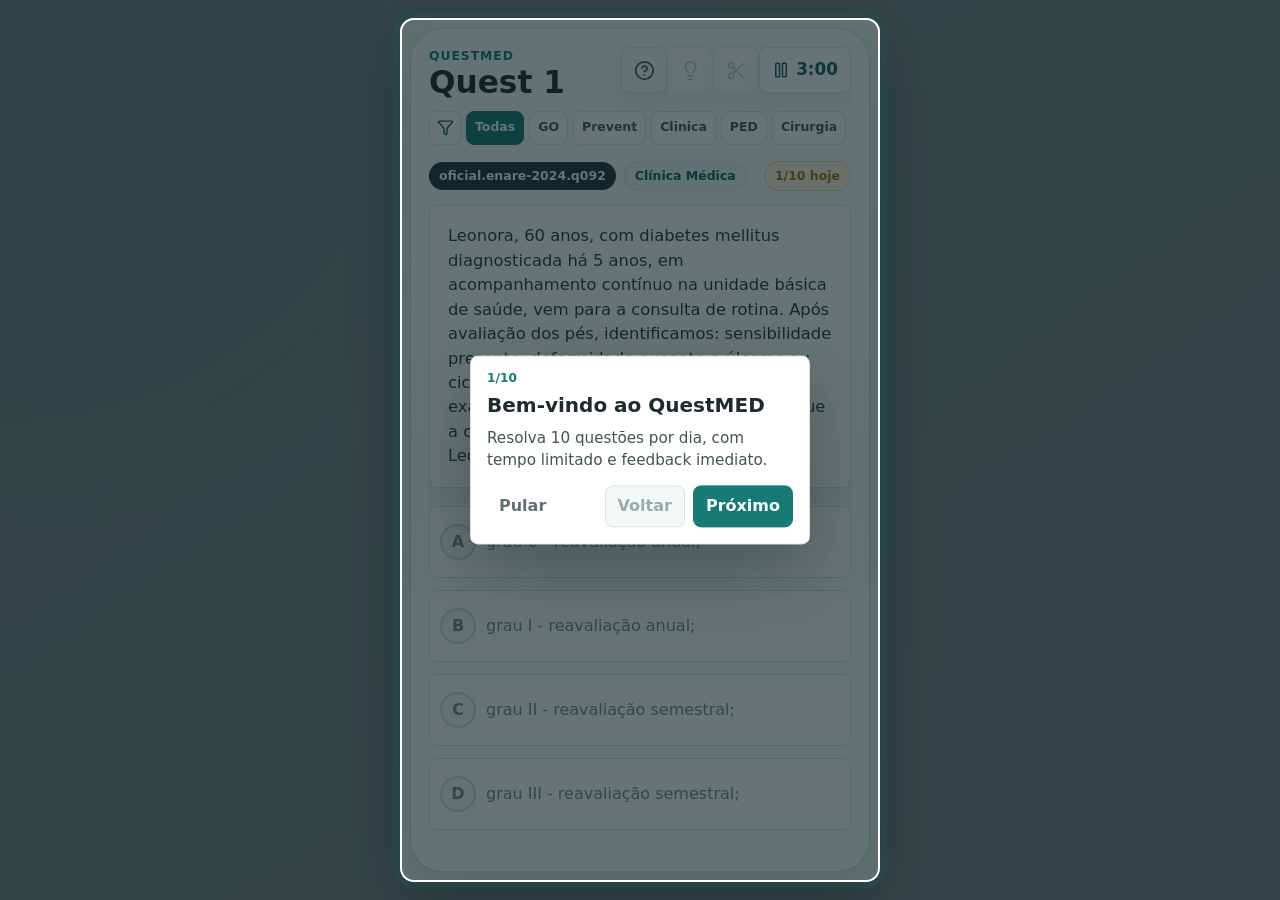
<file: docs/index.html>
<!doctype html>
<html lang="pt-BR">
  <head>
    <meta charset="UTF-8" />
    <meta name="viewport" content="width=device-width, initial-scale=1.0, viewport-fit=cover" />
    <meta name="theme-color" content="#f7fbfb" />
    <title>QuestMED</title>
    <script type="module" crossorigin src="./assets/index-DMN1V_Hn.js"></script>
    <link rel="stylesheet" crossorigin href="./assets/index-JmrErtWW.css">
  </head>
  <body>
    <div id="root"></div>
  </body>
</html>
</file>
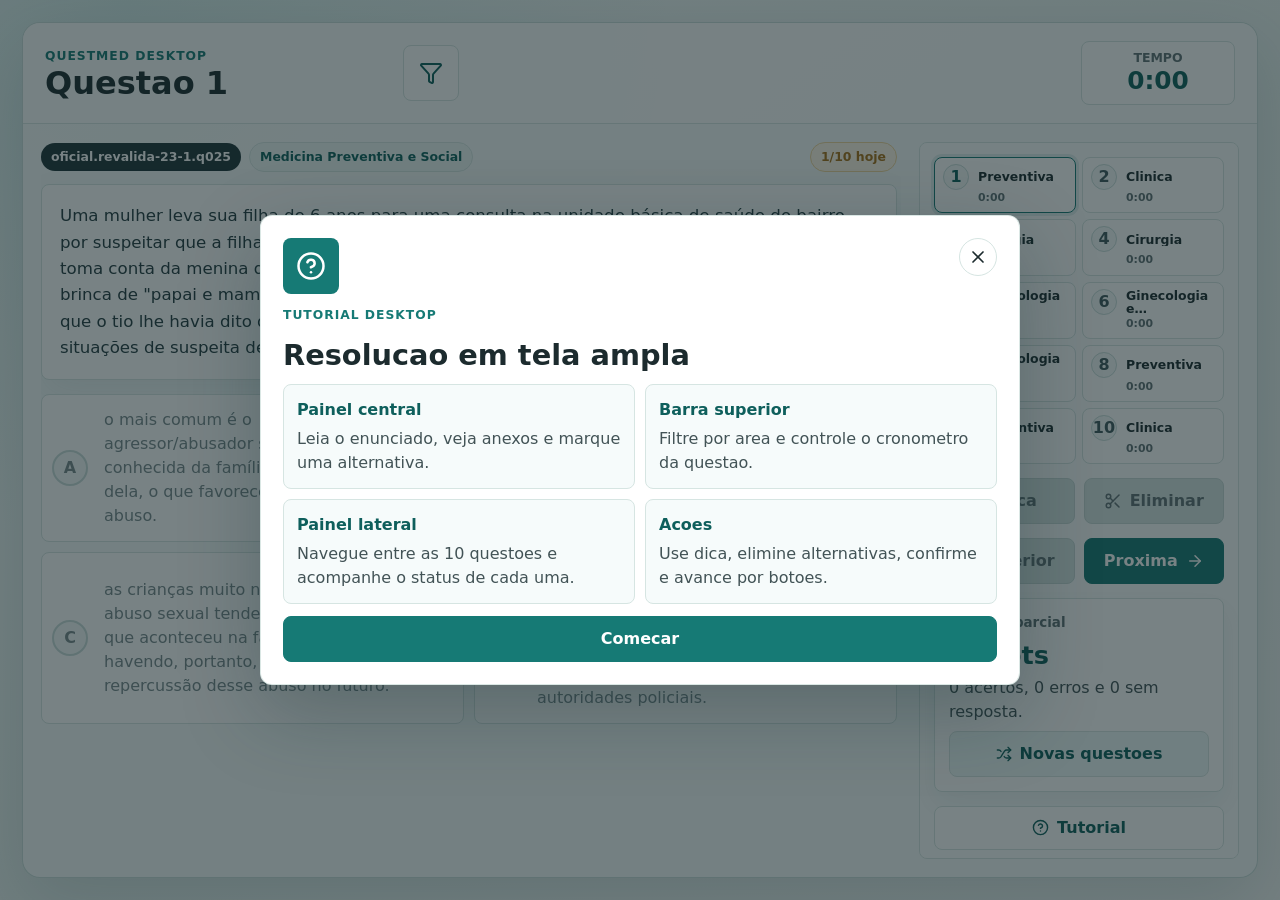
<file: docs/desktop/index.html>
<!doctype html>
<html lang="pt-BR">
  <head>
    <meta charset="UTF-8" />
    <meta name="viewport" content="width=device-width, initial-scale=1.0, viewport-fit=cover" />
    <meta name="theme-color" content="#f7fbfb" />
    <title>QuestMED</title>
    <script type="module" crossorigin src="../assets/index-DMN1V_Hn.js"></script>
    <link rel="stylesheet" crossorigin href="../assets/index-JmrErtWW.css">
  </head>
  <body>
    <div id="root"></div>
  </body>
</html>
</file>
<file: docs/assets/index-JmrErtWW.css>
:root{color:#1c2b2e;background:#eef6f5;font-family:Inter,ui-sans-serif,system-ui,-apple-system,BlinkMacSystemFont,Segoe UI,sans-serif;font-synthesis:none;line-height:1.5;text-rendering:optimizeLegibility;-webkit-font-smoothing:antialiased;--bg: #f7fbfb;--panel: #ffffff;--panel-strong: #edf7f5;--ink: #1c2b2e;--muted: #607174;--line: #d6e5e2;--primary: #167a75;--primary-dark: #0e5f5c;--success: #1f8a5b;--danger: #c94b4b;--warning: #a66f17;--shadow: 0 24px 70px rgba(24, 73, 78, .16)}*{box-sizing:border-box}html,body,#root{height:100%;min-height:100%;overflow:hidden}body{margin:0;position:fixed;width:100%}button{cursor:pointer;font:inherit}button:disabled{cursor:not-allowed}a,summary,[role=button],[role=menuitemradio],input[type=checkbox],input[type=radio],input[type=range],select{cursor:pointer}input,textarea{cursor:text}.secure-surface{-webkit-touch-callout:none;-webkit-user-select:none;user-select:none}.app-shell{height:100dvh;min-height:100dvh;background:radial-gradient(circle at top left,rgba(54,170,157,.18),transparent 34rem),linear-gradient(145deg,#f6fbfb,#edf6f3 48%,#f8faf8);color:var(--ink);display:flex;justify-content:center;padding:0}.phone-stage{width:min(100%,460px);height:100dvh;min-height:0;background:var(--bg);display:flex;flex-direction:column;position:relative;overflow:hidden;padding:calc(14px + env(safe-area-inset-top)) 18px calc(22px + env(safe-area-inset-bottom));overscroll-behavior:contain;touch-action:pan-y}.topbar{display:flex;align-items:flex-start;justify-content:space-between;gap:10px;padding-top:4px;flex:0 0 auto}.eyebrow{color:var(--primary);font-size:.77rem;font-weight:800;letter-spacing:.08em;margin:0 0 2px;text-transform:uppercase}h1,h2{letter-spacing:0;margin:0}h1{font-size:1.95rem;line-height:1}h2{font-size:1.35rem;line-height:1.15}.floating-tools{align-items:center;display:grid;gap:6px;grid-template-columns:40px 40px 40px minmax(88px,auto);flex:0 0 auto;z-index:2}.floating-tool-button,.timer-card{align-items:center;background:#ffffffc2;-webkit-backdrop-filter:blur(14px);backdrop-filter:blur(14px);border:1px solid rgba(214,229,226,.88);border-radius:8px;box-shadow:0 10px 26px #1f68691a;color:var(--primary-dark);display:flex;justify-content:center;min-height:46px;padding:8px 10px}.floating-tool-button{aspect-ratio:1;min-width:0;position:relative;transition:background .16s ease,border-color .16s ease,color .16s ease,transform .16s ease}.floating-tool-button:disabled{color:#a5b3b4;opacity:.62}.floating-tool-button:not(:disabled):active{transform:translateY(1px)}.floating-tool-button.active{background:#e5f5f3;border-color:#77bcb6;color:var(--primary-dark)}.help-tool-button{background:#f8fbfb;color:#40595d}.timer-card{font-size:1.05rem;font-weight:800;gap:6px;min-width:92px;position:relative;transition:background .16s ease,border-color .16s ease,color .16s ease,transform .16s ease;z-index:2}.timer-card.expired{color:var(--danger)}.timer-card.paused{background:var(--primary);border-color:var(--primary);color:#fff}.timer-card:not(:disabled):active{transform:translateY(1px)}.question-feed{flex:1;min-height:0;overflow:hidden;position:relative}.question-feed:after{background:#f7fbfb2e;content:"";inset:0;opacity:0;pointer-events:none;position:absolute;transition:opacity .12s ease;z-index:3}.question-feed-track{height:100%;position:relative;transition:filter .12s ease,opacity .12s ease;will-change:transform}.phone-stage.is-feed-moving .question-feed:after{opacity:1}.phone-stage.is-feed-moving .question-feed-track{filter:blur(3px);opacity:.88}.phone-stage.is-timer-paused .feed-page.active .topbar>div:first-child,.phone-stage.is-timer-paused .feed-page.active .floating-tool-button,.phone-stage.is-timer-paused .feed-page.active .question-page-scroll{filter:blur(4px);opacity:.48;pointer-events:none}.phone-stage.is-timer-paused .feed-page.active .timer-card{box-shadow:0 18px 46px #167a754d;font-size:1.35rem;gap:10px;left:50%;min-height:74px;min-width:174px;opacity:1;padding:18px 24px;position:fixed;top:50%;transform:translate(-50%,-50%);z-index:35}.phone-stage.is-timer-paused .feed-page.active .timer-card svg{height:26px;width:26px}.feed-page-slot{inset:0;position:absolute}.feed-page{display:flex;flex-direction:column;height:100%;min-height:0}.feed-page.neighbor{pointer-events:none}.result-feed-page{background:var(--bg)}.question-page-scroll{flex:1;height:auto;min-height:0;overflow-y:auto;overscroll-behavior:contain;padding-bottom:calc(10px + env(safe-area-inset-bottom));padding-top:12px;scrollbar-width:none;touch-action:pan-y}.question-page-scroll::-webkit-scrollbar{display:none}.area-filter-control{align-items:center;display:flex;gap:5px;margin:0 -4px 12px;overflow-x:auto;padding:0 4px 4px;scrollbar-width:none}.area-filter-control::-webkit-scrollbar{display:none}.area-filter-icon{align-items:center;background:#ffffffe0;border:1px solid var(--line);border-radius:8px;color:var(--primary-dark);display:inline-flex;flex:0 0 auto;height:34px;justify-content:center;width:32px}.area-filter-control button{background:#ffffffd1;border:1px solid var(--line);border-radius:8px;color:#40595d;flex:0 0 auto;font-size:.78rem;font-weight:800;line-height:1;min-height:34px;padding:9px 8px;transition:background .16s ease,border-color .16s ease,color .16s ease,transform .16s ease;white-space:nowrap}.area-filter-control button:not(:disabled):active{transform:translateY(1px)}.area-filter-control button.active{background:var(--primary);border-color:var(--primary);color:#fff}.result-page-scroll{display:flex;flex:1;flex-direction:column;gap:16px;min-height:0;overflow-y:auto;overscroll-behavior:contain;padding-bottom:calc(10px + env(safe-area-inset-bottom));scrollbar-width:none;touch-action:pan-y}.result-page-scroll::-webkit-scrollbar{display:none}.meta-row{align-items:center;display:flex;flex-wrap:wrap;gap:8px;margin:0 0 14px}.id-pill,.theme-pill,.area-pill,.progress-pill,.hint-penalty-pill{border-radius:999px;font-size:.78rem;font-weight:750;line-height:1;padding:8px 10px;white-space:nowrap}.id-pill{background:#1d3437;color:#fff}.theme-pill{background:#e9f8f4;border:1px solid #b9ded5;color:#0d6658}.area-pill{background:var(--panel-strong);border:1px solid var(--line);color:var(--primary-dark)}.progress-pill{background:#fff6e6;border:1px solid #efd49c;color:var(--warning);margin-left:auto}.hint-penalty-pill{background:#fff4df;border:1px solid #efc878;color:#8c5a08}.question-card{background:var(--panel);border:1px solid var(--line);border-radius:8px;box-shadow:0 14px 36px #1d535314;color:#243c40;font-size:1.02rem;margin-bottom:18px;padding:18px}.question-card p{margin:0}.options-list{display:grid;gap:12px}.option-button{align-items:center;background:#fff;border:1px solid var(--line);border-radius:8px;color:var(--ink);display:grid;grid-template-columns:46px 1fr;min-height:72px;padding:12px 14px 12px 10px;text-align:left;transition:border-color .16s ease,box-shadow .16s ease,transform .16s ease,background .16s ease;width:100%}.option-button:not(:disabled):active{transform:scale(.99)}.option-button.selected{background:#edf8f7;border-color:var(--primary);box-shadow:0 0 0 3px #167a7524}.option-button.correct{background:#eef9f2;border-color:var(--success);box-shadow:0 0 0 3px #1f8a5b24}.option-button.incorrect{background:#fff1f1;border-color:var(--danger);box-shadow:0 0 0 3px #c94b4b1f}.option-button.eliminated{background:#f1f4f4;color:#8b9a9d;opacity:.64;text-decoration:line-through}.option-button.locked:not(.correct):not(.incorrect){color:#78898c}.option-letter{align-items:center;aspect-ratio:1;background:#f4faf9;border:2px solid #c9dcda;border-radius:50%;display:inline-flex;font-weight:850;justify-content:center;width:36px}.selected .option-letter,.correct .option-letter{background:var(--primary);border-color:var(--primary);color:#fff}.incorrect .option-letter{background:var(--danger);border-color:var(--danger);color:#fff}.feedback-zone{display:grid;gap:10px;margin-top:16px;scroll-margin-top:90px}.result-card,.score-mini-card,.video-prompt-card,.explanation-card,.score-card{background:#fff;border:1px solid var(--line);border-radius:8px;box-shadow:0 12px 28px #1d535314;padding:14px}.result-card{align-items:center;display:flex;gap:12px}.result-card.correct{color:var(--success)}.result-card.incorrect{color:var(--danger)}.result-card.expired{color:var(--warning)}.result-card p{align-items:center;color:var(--ink);display:grid;gap:10px;grid-template-columns:auto 1fr;margin:0;width:100%}.result-badge{border-radius:6px;color:#fff;display:inline-block;font-size:1.05rem;font-weight:900;letter-spacing:0;line-height:1;min-width:138px;padding:12px 16px;text-align:center}.result-card p span{min-width:0}.result-badge.correct{background:var(--success)}.result-badge.incorrect{background:var(--danger)}.result-badge.neutral{background:var(--warning)}.score-mini-card{align-items:center;display:flex;justify-content:space-between;gap:12px}.score-mini-card span{color:var(--muted);font-size:.88rem}.score-mini-card strong{color:var(--primary-dark)}.video-prompt-card{align-items:center;display:flex;gap:12px;justify-content:space-between}.video-prompt-card strong{color:var(--ink);font-size:1.05rem;line-height:1.2;min-width:0}.video-prompt-card button,.primary-wide-button{align-items:center;border:1px solid var(--line);border-radius:8px;display:inline-flex;font-weight:800;gap:8px;justify-content:center;min-height:44px;padding:10px 12px}.video-prompt-card button,.primary-wide-button{background:var(--primary);border-color:var(--primary);color:#fff}.secondary-wide-button{align-items:center;background:#fff;border:1px solid var(--line);border-radius:8px;color:var(--primary-dark);display:inline-flex;font-weight:800;gap:8px;justify-content:center;min-height:44px;padding:10px 12px}.video-prompt-card button{flex:0 0 auto;min-width:150px}.video-prompt-card button:disabled{background:#d7e4e2;border-color:#c6d7d4;color:#607174;cursor:not-allowed}.explanation-text{display:grid;gap:10px}.explanation-card p{color:#425356;font-size:.98rem;line-height:1.58;margin:0}.explanation-card strong{color:var(--ink)}.floating-confirm-button{align-items:center;background:var(--primary);border-color:var(--primary);border-radius:999px;border-style:solid;border-width:1px;bottom:calc(18px + env(safe-area-inset-bottom));box-shadow:0 14px 34px #167a7542;color:#fff;display:inline-flex;justify-content:center;min-height:64px;padding:0;position:fixed;right:calc(18px + env(safe-area-inset-right));width:64px;z-index:12}.floating-confirm-button:disabled{background:#d7e4e2;border-color:#c6d7d4;color:#607174;cursor:not-allowed}.first-question-scroll-hint{align-items:center;animation:firstQuestionHintIn .42s ease-out both;background:#1d3437f0;border:1px solid rgba(255,255,255,.16);border-radius:8px;bottom:calc(18px + env(safe-area-inset-bottom));box-shadow:0 18px 44px #122b2e47;color:#fff;display:grid;gap:2px;justify-items:center;left:50%;max-width:calc(100% - 36px);min-width:188px;padding:13px 16px 12px;pointer-events:none;position:fixed;transform:translate(-50%);z-index:34}.second-question-scroll-hint{bottom:auto;top:calc(18px + env(safe-area-inset-top))}.first-question-scroll-hint strong{font-size:.94rem;line-height:1.1}.first-question-scroll-hint p{color:#ffffffc7;font-size:.78rem;font-weight:700;line-height:1.1;margin:0}.scroll-hint-phone{align-items:center;border:2px solid rgba(255,255,255,.72);border-radius:999px;display:flex;height:44px;justify-content:center;margin-bottom:4px;width:24px}.scroll-hint-phone span{background:#fff;border-radius:999px;height:8px;width:8px}.scroll-hint-up span{animation:firstQuestionScrollDotUp 1.15s ease-in-out infinite}.scroll-hint-down span{animation:firstQuestionScrollDotDown 1.15s ease-in-out infinite}@keyframes firstQuestionHintIn{0%{opacity:0;transform:translate(-50%,12px) scale(.96)}to{opacity:1;transform:translate(-50%) scale(1)}}@keyframes firstQuestionScrollDotUp{0%,to{opacity:.58;transform:translateY(12px)}48%{opacity:1;transform:translateY(-12px)}}@keyframes firstQuestionScrollDotDown{0%,to{opacity:.58;transform:translateY(-12px)}48%{opacity:1;transform:translateY(12px)}}.tutorial-layer{inset:0;pointer-events:auto;position:fixed;z-index:80}.tutorial-dim{background:#0c1e219e;inset:0;position:absolute}.tutorial-target-ring{border:2px solid #ffffff;border-radius:14px;box-shadow:0 0 0 9999px #0c1e218a,0 0 0 7px #2ca7a03d,0 18px 48px #0616184d;pointer-events:none;position:fixed;transition:height .18s ease,left .18s ease,top .18s ease,width .18s ease;z-index:82}.tutorial-card{background:#fff;border:1px solid rgba(214,229,226,.98);border-radius:8px;box-shadow:0 26px 70px #071a1c4d;color:var(--ink);display:grid;gap:10px;max-width:calc(100vw - 32px);padding:16px;position:fixed;width:340px;z-index:84}.tutorial-step-count{color:var(--primary);font-size:.76rem;font-weight:900;line-height:1}.tutorial-card h2{color:var(--ink);font-size:1.25rem}.tutorial-card p{color:#425356;font-size:.95rem;line-height:1.45;margin:0}.tutorial-actions{align-items:center;display:flex;gap:10px;justify-content:space-between;margin-top:4px}.tutorial-actions div{display:flex;gap:8px}.tutorial-text-button,.tutorial-secondary-button,.tutorial-primary-button{border-radius:8px;font-weight:850;min-height:40px;padding:8px 12px}.tutorial-text-button{background:transparent;border:0;color:var(--muted)}.tutorial-secondary-button{background:#f3f8f7;border:1px solid var(--line);color:var(--primary-dark)}.tutorial-secondary-button:disabled{color:#9aabad;cursor:not-allowed}.tutorial-primary-button{background:var(--primary);border:1px solid var(--primary);color:#fff}.tutorial-swipe-gesture{align-items:center;border:2px solid rgba(255,255,255,.96);border-radius:999px;display:flex;height:112px;justify-content:center;left:50%;pointer-events:none;position:fixed;top:50%;transform:translate(-50%,-50%);width:52px;z-index:83}.tutorial-swipe-gesture span{background:#fff;border-radius:999px;height:18px;width:18px;animation:tutorialSwipe 1.3s ease-in-out infinite}@keyframes tutorialSwipe{0%,to{transform:translateY(28px)}48%{transform:translateY(-28px)}}.modal-backdrop{align-items:center;background:#13252775;display:flex;inset:0;justify-content:center;padding:18px;position:fixed;z-index:30}.hint-modal,.video-modal{background:#fff;border:1px solid rgba(218,233,230,.95);border-radius:8px;box-shadow:0 28px 80px #0d262842;color:var(--ink)}.hint-modal{display:grid;gap:18px;max-width:380px;padding:26px 28px 28px;text-align:left;width:min(100%,380px)}.hint-modal-header{align-items:center;border-bottom:2px solid var(--line);display:flex;gap:14px;padding-bottom:16px}.hint-modal-header svg{color:var(--warning);flex:0 0 auto}.hint-modal-header h2,.hint-modal p{margin:0}.hint-modal-header h2{color:var(--warning);font-size:2.35rem;line-height:1}.hint-modal p{color:#425356;font-size:1rem;line-height:1.62}.video-modal{display:grid;gap:12px;max-height:calc(100vh - 32px);padding:14px;position:relative;width:min(100%,360px)}.close-modal-button{align-items:center;background:#ffffffe6;border:1px solid var(--line);border-radius:999px;color:var(--ink);display:inline-flex;height:38px;justify-content:center;position:absolute;right:22px;top:22px;width:38px;z-index:2}.video-frame-wrap{aspect-ratio:9 / 16;background:#0f2023;border-radius:8px;min-height:320px;overflow:hidden;width:100%}.video-frame-wrap iframe{border:0;height:100%;width:100%}.security-toast{align-items:center;background:#1d3437f0;border:1px solid rgba(255,255,255,.18);border-radius:8px;box-shadow:0 16px 36px #142b2d47;color:#fff;display:flex;gap:10px;left:50%;max-width:calc(100vw - 32px);padding:12px 14px;position:fixed;top:calc(78px + env(safe-area-inset-top));transform:translate(-50%);width:min(420px,calc(100vw - 32px));z-index:40}.security-toast span{font-size:.9rem}.classroom-shell{background:linear-gradient(180deg,#f7fbfbf0,#edf6f3fa),radial-gradient(circle at 12% 0%,rgba(22,122,117,.14),transparent 32rem);color:var(--ink);height:100dvh;overflow-y:auto;padding:24px}.classroom-dashboard{display:grid;gap:18px;margin:0 auto;max-width:1180px;padding-bottom:34px;position:relative}.classroom-header .stats-title-row{justify-content:center}.classroom-header .stats-title-row>div{display:grid;gap:2px}.classroom-search-panel{grid-template-columns:minmax(180px,auto) 1fr}.classroom-layout{align-items:start;display:grid;gap:14px;grid-template-columns:minmax(300px,.88fr) minmax(0,1.45fr)}.classroom-question-list-panel{display:flex;flex-direction:column;max-height:calc(100dvh - 206px);overflow:hidden;padding:16px;position:sticky;top:18px}.classroom-list-header{align-items:center;display:flex;gap:12px;justify-content:space-between;margin-bottom:12px}.classroom-list-header h2{font-size:1.12rem}.classroom-list-header span{color:var(--muted);font-size:.82rem;font-weight:800}.classroom-question-list{display:grid;gap:8px;min-height:0;overflow-y:auto;padding-right:4px}.classroom-question-list button{background:#f8fbfb;border:1px solid var(--line);border-radius:8px;color:var(--ink);display:grid;gap:4px;min-height:92px;padding:12px;text-align:left}.classroom-question-list button.selected,.classroom-question-list button:hover{background:#edf8f7;border-color:#77bcb6;box-shadow:0 0 0 3px #167a751c}.classroom-question-list strong{color:var(--primary-dark);font-size:.95rem}.classroom-question-list span{color:var(--warning);font-size:.78rem;font-weight:850}.classroom-question-list em{color:#425356;display:-webkit-box;font-size:.87rem;font-style:normal;line-height:1.35;overflow:hidden;-webkit-box-orient:vertical;-webkit-line-clamp:2}.classroom-question-workspace{min-width:0}.classroom-question-card{font-size:1.05rem;line-height:1.65}.classroom-options-list .option-button{min-height:82px}.classroom-feedback-zone{margin-bottom:86px}.classroom-explanation-button{justify-self:start;min-width:188px}.classroom-explanation-available{background:#e9fbf3;border-color:#0f766e38;color:#0f766e}.classroom-explanation-pending{background:#fff7e8;border-color:#a66f1742;color:#9a5d05}.classroom-statistics-card{display:grid;gap:12px}.classroom-statistics-card h2{font-size:1.08rem}.classroom-confirm-button{right:max(calc((100vw - 1180px)/2 + 24px),24px)}.classroom-discussion-backdrop{background:#13252761;inset:0;padding:0;position:fixed;z-index:90}.classroom-discussion-modal{background:#fff;color:var(--ink);height:100dvh;overflow-y:auto;position:relative;width:100vw}.classroom-discussion-modal .close-modal-button{right:calc(18px + env(safe-area-inset-right));top:calc(18px + env(safe-area-inset-top))}.classroom-discussion-content{display:grid;gap:18px;margin:0 auto;max-width:980px;padding:max(72px,calc(42px + env(safe-area-inset-top))) 24px 44px}.classroom-discussion-header{display:grid;gap:10px}.classroom-discussion-header h2{color:var(--ink);font-size:clamp(2rem,5vw,4rem);line-height:1.02;max-width:820px}.classroom-discussion-header p{color:#425356;font-size:1.08rem;line-height:1.65;margin:0;max-width:760px}.classroom-explanation-tags{display:flex;flex-wrap:wrap;gap:8px}.classroom-explanation-tags span{background:#eef8f8;border:1px solid rgba(33,115,112,.18);border-radius:999px;color:var(--primary-dark);font-size:.82rem;font-weight:800;line-height:1;padding:8px 11px}.classroom-discussion-grid{display:grid;gap:12px}.classroom-discussion-section{align-items:start;background:#f8fbfb;border:1px solid var(--line);border-radius:8px;display:grid;gap:14px;grid-template-columns:46px 1fr;padding:18px}.classroom-discussion-section>span{align-items:center;aspect-ratio:1;background:var(--primary);border-radius:50%;color:#fff;display:inline-flex;font-weight:900;justify-content:center;width:42px}.classroom-discussion-section h3{color:var(--primary-dark);font-size:1.14rem;line-height:1.2;margin:0 0 6px}.classroom-discussion-section p{color:#425356;line-height:1.62;margin:0}.classroom-discussion-note{background:#fff7e8;border:1px solid rgba(166,111,23,.26);border-radius:8px;color:#5c3d09;display:grid;gap:4px;padding:16px}.classroom-discussion-note strong{color:var(--warning)}.classroom-discussion-note p{margin:0}.classroom-discussion-empty{background:#f8fbfb;border-color:var(--line);color:#425356}.classroom-discussion-empty strong{color:var(--primary-dark)}.finished-stage{gap:16px;overflow:hidden}.finish-hero{align-items:center;display:flex;gap:14px;padding-top:24px}.finish-hero strong{color:var(--primary-dark);font-size:1.75rem;line-height:1}.finish-icon{align-items:center;background:#e6f6f3;border:1px solid #b9dfda;border-radius:8px;color:var(--primary);display:inline-flex;height:58px;justify-content:center;width:58px}.summary-grid{display:grid;gap:10px;grid-template-columns:repeat(2,1fr)}.summary-grid div{background:#fff;border:1px solid var(--line);border-radius:8px;box-shadow:0 12px 28px #1d535314;display:grid;gap:2px;padding:16px}.summary-grid strong{color:var(--primary-dark);font-size:1.7rem;line-height:1}.summary-grid span,.score-card p,.score-card span{color:var(--muted)}.score-card{display:grid;gap:6px}.score-card p,.score-card span{margin:0}.score-card strong{color:var(--primary-dark);font-size:2rem}.finish-actions{display:grid;gap:10px;grid-template-columns:repeat(3,minmax(0,1fr));padding-bottom:calc(4px + env(safe-area-inset-bottom))}.finish-actions .primary-wide-button,.finish-actions .secondary-wide-button{font-size:.86rem;line-height:1.12;min-width:0;padding-inline:8px}@media(hover:hover)and (pointer:fine){.floating-tool-button:after{background:#1d3437;border-radius:8px;color:#fff;content:attr(data-tooltip);font-size:.78rem;font-weight:700;left:50%;line-height:1.25;opacity:0;padding:8px 10px;pointer-events:none;position:absolute;top:calc(100% + 10px);transform:translate(-50%,-6px);transition:opacity .14s ease,transform .14s ease;width:190px;z-index:20}.floating-tool-button:hover:after{opacity:1;transform:translate(-50%)}}@media(min-width:700px){.app-shell{padding:28px}.phone-stage{border:1px solid rgba(194,216,212,.9);border-radius:32px;box-shadow:var(--shadow);height:calc(100dvh - 56px);min-height:0}.floating-confirm-button{bottom:calc(46px + env(safe-area-inset-bottom));right:max(calc((100vw - 430px)/2 + 18px),18px)}.classroom-confirm-button{bottom:calc(28px + env(safe-area-inset-bottom));right:calc(24px + env(safe-area-inset-right))}}@media(max-width:699px){.phone-stage{padding-top:max(calc(10px + env(safe-area-inset-top)),24px);padding-bottom:max(calc(12px + env(safe-area-inset-bottom)),18px)}}@media(max-width:360px){.phone-stage{padding-left:14px;padding-right:14px}h1{font-size:1.9rem}.floating-tools{gap:5px;grid-template-columns:36px 36px 36px minmax(82px,auto)}.floating-tool-button,.timer-card{min-height:42px;padding-left:8px;padding-right:8px}.option-button{grid-template-columns:42px 1fr;padding-right:12px}.prompt-actions{grid-template-columns:1fr}}.stats-app-shell{background:linear-gradient(180deg,#f7fbfbf0,#edf6f3fa),radial-gradient(circle at 12% 0%,rgba(22,122,117,.14),transparent 32rem);color:var(--ink);height:100dvh;overflow-y:auto;padding:24px}.stats-dashboard{display:grid;gap:18px;margin:0 auto;max-width:1120px;padding-bottom:34px}.stats-header{align-items:center;display:grid;gap:14px;grid-template-columns:auto 1fr auto}.stats-back-link,.stats-header-actions{display:flex;gap:10px;justify-content:flex-end}.stats-refresh-button,.stats-pdf-button{align-items:center;border-radius:8px;display:inline-flex;font-weight:850;gap:8px;min-height:42px;padding:9px 12px;text-decoration:none}.stats-back-link{background:#fff;border:1px solid var(--line);color:var(--primary-dark)}.stats-refresh-button{background:var(--primary);border:1px solid var(--primary);color:#fff}.stats-pdf-button{background:#fff;border:1px solid var(--line);color:var(--primary-dark)}.stats-pdf-button.visual{background:#e6f6f3;border-color:#b9dfda}.stats-pdf-button:disabled{color:#9aabad;cursor:not-allowed;opacity:.62}.stats-title-row{align-items:center;display:flex;gap:14px;justify-content:center;min-width:0}.stats-title-row h1{color:var(--ink);font-size:2.4rem}.stats-title-icon{align-items:center;background:#e6f6f3;border:1px solid #b9dfda;border-radius:8px;color:var(--primary);display:inline-flex;height:58px;justify-content:center;width:58px}.stats-state-card,.stats-filter-panel,.stats-panel,.stats-card{background:#fff;border:1px solid var(--line);border-radius:8px;box-shadow:0 14px 36px #1d535314}.stats-state-card{align-items:center;color:var(--primary-dark);display:flex;gap:14px;padding:18px}.stats-state-card.danger{color:var(--danger)}.stats-state-card h2,.stats-state-card p{margin:0}.stats-state-card h2{color:var(--ink);font-size:1.2rem}.stats-state-card p{color:var(--muted)}.stats-loading-icon{animation:statsSpin .95s linear infinite}@keyframes statsSpin{to{transform:rotate(360deg)}}.stats-filter-panel{align-items:end;display:grid;gap:12px;grid-template-columns:minmax(120px,auto) repeat(3,minmax(0,1fr));padding:14px}.stats-filter-title{align-items:center;color:var(--primary-dark);display:inline-flex;gap:8px;min-height:42px}.stats-filter-panel label{display:grid;gap:6px}.stats-filter-panel label span{color:var(--muted);font-size:.82rem;font-weight:800}.stats-filter-panel select{background:#f8fbfb;border:1px solid var(--line);border-radius:8px;color:var(--ink);font:inherit;min-height:42px;min-width:0;padding:8px 10px;width:100%}.question-search-panel{align-items:end;background:#fff;border:1px solid var(--line);border-radius:8px;box-shadow:0 14px 36px #1d535314;display:grid;gap:12px;grid-template-columns:minmax(150px,auto) 1fr;padding:14px}.question-search-panel label{display:grid;gap:6px}.question-search-panel label span{color:var(--muted);font-size:.82rem;font-weight:800}.question-search-panel input{background:#f8fbfb;border:1px solid var(--line);border-radius:8px;color:var(--ink);font:inherit;min-height:42px;min-width:0;padding:8px 10px;width:100%}.stats-card-grid{display:grid;gap:12px;grid-template-columns:repeat(6,minmax(0,1fr))}.stats-card{display:grid;gap:4px;min-width:0;padding:16px}.stats-card span{color:var(--muted);font-size:.86rem;font-weight:750}.stats-card strong{color:var(--primary-dark);font-size:1.85rem;line-height:1}.stats-panel-grid{display:grid;gap:14px;grid-template-columns:repeat(3,minmax(0,1fr))}.stats-panel{min-width:0;padding:16px}.stats-panel h2{font-size:1.15rem;margin-bottom:12px}.stats-empty-line{color:var(--muted);margin:0}.stats-table-wrap{overflow-x:auto}.stats-table{border-collapse:collapse;font-size:.92rem;width:100%}.stats-table th,.stats-table td{border-bottom:1px solid var(--line);padding:10px 8px;text-align:left;vertical-align:top}.stats-table th{color:var(--muted);font-size:.78rem;text-transform:uppercase}.stats-table td:first-child{color:var(--ink);font-weight:800}.stats-table tr:last-child td{border-bottom:0}.question-analytics-grid{align-items:start;display:grid;gap:14px;grid-template-columns:minmax(0,1.15fr) minmax(320px,.85fr)}.question-stats-panel{display:flex;flex-direction:column;max-height:72vh;overflow:hidden}.question-stats-panel .stats-table-wrap{flex:1;min-height:0;overflow:auto;padding-right:4px;scrollbar-gutter:stable}.question-stats-table thead th{background:#fff;position:sticky;top:0;z-index:1}.question-stats-table tbody tr{cursor:pointer}.question-stats-table tbody tr.selected,.question-stats-table tbody tr:hover{background:#edf8f7}.question-detail-panel{display:grid;gap:14px;position:sticky;top:18px}.question-detail-header{align-items:start;display:flex;gap:12px;justify-content:space-between}.question-detail-header h2{font-size:1rem;overflow-wrap:anywhere}.question-correct-pill{background:#e6f6f3;border:1px solid #b9dfda;border-radius:999px;color:var(--primary-dark);flex:0 0 auto;font-size:.82rem;font-weight:900;padding:8px 10px}.question-detail-meta{display:flex;flex-wrap:wrap;gap:8px}.question-detail-meta span{background:#f3f8f7;border:1px solid var(--line);border-radius:999px;color:var(--primary-dark);font-size:.78rem;font-weight:800;padding:7px 9px}.question-detail-statement{color:#425356;font-size:.94rem;line-height:1.5;margin:0;max-height:148px;overflow-y:auto}.question-detail-grid{display:grid;gap:10px;grid-template-columns:repeat(2,minmax(0,1fr))}.question-detail-grid .stats-card{box-shadow:none;padding:12px}.question-detail-grid .stats-card strong{font-size:1.35rem}.option-distribution{display:grid;gap:10px}.option-distribution-row{align-items:center;display:grid;gap:10px;grid-template-columns:34px 1fr}.option-distribution-row>span{align-items:center;aspect-ratio:1;background:#f4faf9;border:2px solid #c9dcda;border-radius:50%;display:inline-flex;font-weight:900;justify-content:center;width:34px}.option-distribution-row>span.correct{background:var(--primary);border-color:var(--primary);color:#fff}.option-distribution-row div{align-items:center;background:#f3f8f7;border-radius:8px;display:grid;gap:8px;grid-template-columns:42px 56px 1fr;overflow:hidden;padding:8px;position:relative}.option-distribution-row strong,.option-distribution-row em{position:relative;z-index:1}.option-distribution-row em{color:var(--muted);font-style:normal;font-weight:750}.option-distribution-row i{background:#167a752e;border-radius:6px;bottom:6px;left:106px;position:absolute;top:6px}.question-option-list{display:grid;gap:8px}.question-option-list p{align-items:start;background:#f8fbfb;border:1px solid var(--line);border-radius:8px;display:grid;gap:8px;grid-template-columns:28px 1fr;margin:0;padding:10px}.question-option-list p.correct{background:#eef9f2;border-color:#1f8a5b5c}.question-option-list strong{color:var(--primary-dark)}.question-option-list span{color:#425356;font-size:.88rem;line-height:1.45}.hardest-question-panel{display:grid;gap:12px}.hardest-question-list{display:grid;gap:8px}.hardest-question-list button{align-items:center;background:#f8fbfb;border:1px solid var(--line);border-radius:8px;color:var(--ink);display:flex;gap:12px;justify-content:space-between;min-height:44px;padding:10px 12px;text-align:left}.hardest-question-list span{font-weight:800;overflow-wrap:anywhere}.hardest-question-list strong{color:var(--danger);flex:0 0 auto}.editor-login-panel{justify-self:center;max-width:480px;width:100%}.editor-login-header{align-items:center;color:var(--primary-dark);display:flex;gap:12px;margin-bottom:16px}.editor-login-header h2{margin:0}.editor-login-form{display:grid;gap:12px}.editor-login-form label,.editor-field{display:grid;gap:7px}.editor-login-form label span,.editor-field span{color:var(--muted);font-size:.82rem;font-weight:800}.editor-login-form input,.editor-field input,.editor-field select,.editor-field textarea{background:#f8fbfb;border:1px solid var(--line);border-radius:8px;color:var(--ink);font:inherit;min-height:42px;padding:10px 12px;width:100%}.editor-field textarea{line-height:1.45;resize:vertical}.editor-search-panel{grid-template-columns:minmax(120px,auto) minmax(0,1fr) auto}.validator-search-panel{grid-template-columns:minmax(120px,auto) minmax(240px,1fr) minmax(140px,.34fr) minmax(150px,.34fr) auto}.validator-search-panel select{background:#f8fbfb;border:1px solid var(--line);border-radius:8px;color:var(--ink);font:inherit;min-height:42px;padding:10px 12px;width:100%}.editor-dirty-pill{align-self:end;background:#f8fbfb;border:1px solid var(--line);border-radius:999px;color:var(--muted);font-size:.82rem;font-weight:850;min-height:42px;padding:10px 12px;white-space:nowrap}.editor-dirty-pill.active{background:#fff7e8;border-color:#a66f1757;color:var(--warning)}.editor-workspace-grid{align-items:start;display:grid;gap:14px;grid-template-columns:minmax(320px,.82fr) minmax(0,1.4fr)}.validator-workspace-grid{grid-template-columns:minmax(360px,.9fr) minmax(0,1.5fr)}.editor-question-list-panel{display:flex;flex-direction:column;max-height:74vh;overflow:hidden}.editor-question-list-panel .stats-table-wrap{flex:1;min-height:0;overflow:auto}.editor-form-panel{display:grid;gap:14px}.editor-form-header{align-items:center;display:flex;gap:12px;justify-content:space-between}.editor-form-header h2{font-size:1.3rem;margin:0;overflow-wrap:anywhere}.editor-form-success,.editor-form-error{align-items:center;border-radius:8px;display:flex;gap:8px;margin:0;padding:10px 12px}.editor-form-success{background:#eef9f2;color:var(--success);font-weight:800}.editor-form-error{background:#fff0f0;color:var(--danger);font-weight:800}.editor-options-grid{display:grid;gap:12px;grid-template-columns:repeat(2,minmax(0,1fr))}.editor-validation-list{display:flex;flex-wrap:wrap;gap:8px}.editor-validation-list span{background:#fff7e8;border:1px solid rgba(166,111,23,.24);border-radius:999px;color:var(--warning);font-size:.78rem;font-weight:850;padding:6px 9px}.validator-summary-grid{grid-template-columns:repeat(4,minmax(0,1fr))}.validator-status-pill{border-radius:999px;display:inline-flex;font-size:.76rem;font-weight:850;padding:5px 8px;white-space:nowrap}.validator-status-pill.pending{background:#f3f7f7;color:var(--muted)}.validator-status-pill.needs-review{background:#fff7e8;color:var(--warning)}.validator-status-pill.validated{background:#eef9f2;color:var(--success)}.validator-meta span{align-items:center;display:inline-flex}.validator-preview-panel{background:#eef6f5;border-radius:8px;display:grid;gap:14px;padding:0}.validator-preview-statement,.validator-preview-option,.validator-preview-answer{background:#fff;border:1px solid #cde2df;border-radius:8px;box-shadow:0 8px 22px #1f68690a}.validator-preview-statement{color:#243c40;font-size:1.16rem;line-height:1.48;padding:24px;-webkit-user-select:text;user-select:text;white-space:pre-wrap}.validator-preview-options{display:grid;gap:14px}.validator-preview-option{align-items:center;display:grid;gap:12px;grid-template-columns:auto minmax(0,1fr);min-height:82px;padding:16px 14px}.validator-preview-option span{align-items:center;background:#f6fbfb;border:2px solid #bddad6;border-radius:999px;color:#22383c;display:inline-flex;font-size:1.05rem;font-weight:900;height:46px;justify-content:center;width:46px}.validator-preview-option p{color:#253b3f;font-size:1.05rem;line-height:1.38;margin:0;-webkit-user-select:text;user-select:text}.validator-preview-answer{align-items:center;display:flex;justify-content:space-between;min-height:48px;padding:10px 14px}.validator-preview-answer span{color:var(--muted);font-size:.82rem;font-weight:850}.validator-preview-answer strong{align-items:center;background:var(--primary);border-radius:8px;color:#fff;display:inline-flex;font-size:1rem;justify-content:center;min-height:34px;min-width:44px}.validator-image-panel{background:#f8fbfb;border:1px solid var(--line);border-radius:8px;display:grid;gap:12px;padding:12px}.validator-image-preview{background:#fff;border:1px solid var(--line);border-radius:8px;display:grid;min-height:180px;overflow:hidden;place-items:center}.validator-image-preview img{display:block;max-height:360px;max-width:100%;object-fit:contain}.desktop-shell{background:radial-gradient(circle at 10% 0%,rgba(54,170,157,.15),transparent 34rem),linear-gradient(145deg,#f6fbfb,#edf6f3 52%,#f8faf8);color:var(--ink);height:100dvh;overflow:hidden;padding:22px;position:relative}.desktop-stage,.desktop-result-panel,.desktop-empty-state{background:#f7fbfbf0;border:1px solid rgba(194,216,212,.9);border-radius:18px;box-shadow:var(--shadow);height:100%;margin:0 auto;max-width:1440px;min-height:0}.desktop-stage{display:grid;grid-template-rows:auto minmax(0,1fr);overflow:hidden}.desktop-topbar{align-items:center;background:#ffffffb8;border-bottom:1px solid var(--line);display:grid;gap:18px;grid-template-columns:minmax(190px,.72fr) minmax(420px,1.4fr) auto;padding:18px 22px}.desktop-topbar h1{font-size:2rem;line-height:1}.desktop-filter-bar{align-items:center;display:flex;gap:7px;min-width:0;overflow:visible;position:relative}.desktop-filter-bar button,.desktop-filter-toggle,.desktop-timer,.desktop-primary-button,.desktop-secondary-button,.desktop-ghost-button,.desktop-help-button{border-radius:8px}.desktop-filter-toggle{align-items:center;background:#fff;border:1px solid var(--line);color:var(--primary-dark);display:inline-flex;flex:0 0 auto;height:56px;justify-content:center;transition:background .16s ease,border-color .16s ease,box-shadow .16s ease,color .16s ease,transform .16s ease;width:56px}.desktop-filter-toggle[aria-expanded=true]{background:var(--primary);border-color:var(--primary);color:#fff}.desktop-filter-menu{background:#fffffff5;border:1px solid var(--line);border-radius:10px;box-shadow:0 18px 44px #122b2e29;display:flex;gap:7px;left:0;padding:8px;position:absolute;top:calc(100% + 10px);z-index:25}.desktop-filter-menu button{background:#ffffffdb;border:1px solid var(--line);color:#40595d;flex:0 0 auto;font-size:.86rem;font-weight:850;min-height:38px;padding:9px 12px;transition:background .16s ease,border-color .16s ease,box-shadow .16s ease,color .16s ease,transform .16s ease;white-space:nowrap}.desktop-filter-menu button.active{background:var(--primary);border-color:var(--primary);color:#fff}.desktop-timer{align-items:center;background:#fff;border:1px solid var(--line);color:var(--primary-dark);display:grid;font-size:.78rem;font-weight:900;gap:2px;justify-content:center;min-height:64px;min-width:154px;padding:9px 18px;text-align:center}.desktop-filter-toggle:not(:disabled):hover,.desktop-filter-menu button:not(:disabled):hover,.desktop-question-map button:not(:disabled):hover,.desktop-primary-button:not(:disabled):hover,.desktop-secondary-button:not(:disabled):hover,.desktop-ghost-button:not(:disabled):hover,.desktop-help-button:not(:disabled):hover{border-color:#77bcb6;box-shadow:0 12px 24px #1f68691a;transform:translateY(-1px)}.desktop-timer strong{font-size:1.55rem;line-height:1}.desktop-timer span{color:var(--muted);line-height:1;text-transform:uppercase}.desktop-layout{display:grid;gap:18px;grid-template-columns:minmax(0,1fr) 320px;min-height:0;padding:18px}.desktop-question-workspace{display:flex;flex-direction:column;min-height:0;overflow-y:auto;padding-right:4px;scrollbar-color:#b8d2ce transparent}.desktop-meta-row{align-items:center;display:flex;flex-wrap:wrap;gap:8px;margin-bottom:12px}.desktop-question-card{background:var(--panel);border:1px solid var(--line);border-radius:8px;box-shadow:0 14px 36px #1d535314;color:#243c40;font-size:1.04rem;line-height:1.58;margin-bottom:14px;padding:18px}.desktop-question-card p{margin:0}.desktop-question-statement{cursor:text;-webkit-user-select:text;user-select:text}.desktop-statement-highlight{background:#fff2a8;border-radius:4px;box-decoration-break:clone;color:inherit;padding:1px 3px;-webkit-box-decoration-break:clone;-webkit-user-select:text;user-select:text}.desktop-options-grid{display:grid;gap:10px;grid-template-columns:repeat(2,minmax(0,1fr))}.desktop-option-button{align-items:center;background:#fff;border:1px solid var(--line);border-radius:8px;color:var(--ink);cursor:pointer;display:grid;gap:10px;grid-template-columns:42px 1fr 34px;min-height:92px;padding:13px 14px 13px 10px;text-align:left;transition:background .16s ease,border-color .16s ease,box-shadow .16s ease,transform .16s ease;width:100%}.desktop-option-button:not([aria-disabled=true]):hover{border-color:#77bcb6;box-shadow:0 12px 24px #1f68691a;transform:translateY(-1px)}.desktop-option-button.selected{background:#edf8f7;border-color:var(--primary);box-shadow:0 0 0 3px #167a7524}.desktop-option-button.correct{background:#eef9f2;border-color:var(--success);box-shadow:0 0 0 3px #1f8a5b24}.desktop-option-button.incorrect{background:#fff1f1;border-color:var(--danger);box-shadow:0 0 0 3px #c94b4b1f}.desktop-option-button.eliminated{background:#f1f4f4;color:#8b9a9d;opacity:.64}.desktop-option-button.eliminated>span:not(.option-letter){text-decoration:line-through}.desktop-option-button.locked:not(.correct):not(.incorrect){color:#78898c;cursor:default}.desktop-option-scissors{align-items:center;aspect-ratio:1;background:#f8fbfb;border:1px solid var(--line);border-radius:8px;color:var(--primary-dark);display:inline-flex;justify-content:center;justify-self:end;padding:0;width:32px}.desktop-option-scissors.active{background:#fff4df;border-color:#efc878;color:#8c5a08}.desktop-option-scissors:not(:disabled):hover{border-color:#77bcb6;box-shadow:0 8px 18px #1f68691a;transform:translateY(-1px)}.desktop-feedback-zone{display:grid;gap:10px;margin-top:14px;padding-bottom:8px}.desktop-answer-explanation{display:grid;gap:12px}.desktop-answer-explanation.correct{background:#eef9f2;border-color:var(--success);box-shadow:0 0 0 3px #1f8a5b1f}.desktop-answer-explanation.incorrect{background:#fff1f1;border-color:var(--danger);box-shadow:0 0 0 3px #c94b4b1f}.desktop-answer-message{color:var(--primary-dark);font-size:1.85rem;font-weight:950;line-height:1.05}.desktop-answer-explanation.incorrect .desktop-answer-message{color:var(--danger)}.desktop-side-panel{align-self:stretch;background:#ffffffb3;border:1px solid var(--line);border-radius:8px;display:flex;flex-direction:column;gap:14px;min-height:0;overflow-y:auto;padding:14px}.desktop-question-map{display:grid;gap:6px;grid-template-columns:repeat(2,minmax(0,1fr))}.desktop-question-map button{align-items:center;background:#fff;border:1px solid var(--line);border-radius:8px;color:#40595d;display:grid;gap:0 7px;grid-template-columns:28px minmax(0,1fr);min-height:54px;padding:6px 8px;text-align:left;transition:background .16s ease,border-color .16s ease,box-shadow .16s ease,color .16s ease,transform .16s ease}.desktop-filter-menu button:disabled,.desktop-question-map button:disabled,.desktop-option-button[aria-disabled=true],.desktop-option-scissors:disabled,.desktop-floating-confirm-button:disabled{cursor:not-allowed}.desktop-question-map button.active{border-color:var(--primary);box-shadow:0 0 0 3px #167a751f;color:var(--primary-dark)}.desktop-question-map button.correct{background:#eef9f2;border-color:#1f8a5b80}.desktop-question-map button.incorrect{background:#fff1f1;border-color:#c94b4b73}.desktop-question-map button.expired{background:#fff7e8;border-color:#a66f1773}.desktop-question-map span{align-items:center;background:#f4faf9;border:1px solid #c9dcda;border-radius:999px;display:inline-flex;font-size:1rem;font-weight:900;height:26px;justify-content:center;line-height:1;width:26px}.desktop-question-map strong{color:var(--ink);display:-webkit-box;font-size:.78rem;line-height:1.08;-webkit-box-orient:vertical;-webkit-line-clamp:2;min-width:0;overflow:hidden}.desktop-question-map small{color:var(--muted);font-size:.68rem;font-weight:750;grid-column:2;overflow:hidden;text-overflow:ellipsis;white-space:nowrap}.desktop-action-stack,.desktop-nav-actions,.desktop-result-actions{display:grid;gap:9px}.desktop-action-stack,.desktop-nav-actions,.desktop-result-actions{grid-template-columns:repeat(2,minmax(0,1fr))}.desktop-result-actions{grid-template-columns:repeat(3,minmax(0,1fr))}.desktop-primary-button,.desktop-secondary-button,.desktop-ghost-button,.desktop-help-button{align-items:center;border:1px solid var(--line);display:inline-flex;font-weight:850;gap:8px;justify-content:center;min-height:44px;padding:10px 12px;transition:background .16s ease,border-color .16s ease,box-shadow .16s ease,color .16s ease,transform .16s ease}.desktop-primary-button{background:var(--primary);border-color:var(--primary);color:#fff}.desktop-secondary-button,.desktop-help-button{background:#fff;color:var(--primary-dark)}.desktop-ghost-button{background:#eef8f8;color:var(--primary-dark);width:100%}.desktop-primary-button:disabled,.desktop-secondary-button:disabled{background:#d7e4e2;border-color:#c6d7d4;color:#607174;cursor:not-allowed}.desktop-floating-confirm-button{align-items:center;background:var(--primary);border:1px solid var(--primary);border-radius:999px;bottom:34px;box-shadow:0 16px 38px #167a7547;color:#fff;display:inline-flex;font-weight:900;gap:9px;justify-content:center;min-height:58px;padding:0 22px;position:fixed;right:378px;transition:background .16s ease,border-color .16s ease,box-shadow .16s ease,transform .16s ease;z-index:35}.desktop-floating-confirm-button:not(:disabled):hover{box-shadow:0 18px 44px #167a7557;transform:translateY(-1px)}.desktop-session-card,.desktop-score-card{background:#fff;border:1px solid var(--line);border-radius:8px;box-shadow:0 12px 28px #1d535314;display:grid;gap:7px;padding:14px}.desktop-session-card span,.desktop-score-card span{color:var(--muted);font-size:.84rem;font-weight:800}.desktop-session-card strong,.desktop-score-card strong{color:var(--primary-dark);font-size:1.6rem;line-height:1.1}.desktop-session-card p,.desktop-score-card p{color:#425356;margin:0}.desktop-help-button{margin-top:auto;width:100%}.desktop-result-panel,.desktop-empty-state{display:grid;place-content:center;padding:24px}.desktop-result-panel{align-content:center;gap:18px;max-width:1120px}.desktop-result-hero{align-items:center;display:flex;gap:14px}.desktop-result-hero>span,.desktop-tutorial-icon{align-items:center;background:var(--primary);border-radius:8px;color:#fff;display:inline-flex;justify-content:center}.desktop-result-hero>span{height:62px;width:62px}.desktop-result-hero h1{font-size:2.4rem}.desktop-summary-grid{display:grid;gap:12px;grid-template-columns:repeat(4,minmax(0,1fr))}.desktop-summary-grid div{background:#fff;border:1px solid var(--line);border-radius:8px;box-shadow:0 12px 28px #1d535314;display:grid;gap:4px;padding:18px}.desktop-summary-grid strong{color:var(--primary-dark);font-size:2rem;line-height:1}.desktop-summary-grid span{color:var(--muted);font-weight:800}.desktop-score-card{min-width:min(760px,100%)}.desktop-score-card strong{font-size:2.4rem}.desktop-security-toast{align-items:center;background:#1d3437;border:1px solid rgba(255,255,255,.16);border-radius:8px;box-shadow:0 18px 44px #122b2e47;color:#fff;display:inline-flex;font-weight:800;gap:8px;left:50%;max-width:min(540px,calc(100% - 36px));padding:12px 14px;position:fixed;top:18px;transform:translate(-50%);z-index:70}.desktop-confirm-backdrop,.desktop-tutorial-backdrop{align-items:center;background:#0f21248f;display:flex;inset:0;justify-content:center;padding:22px;position:fixed;z-index:60}.desktop-confirm-modal,.desktop-tutorial-modal{background:#fff;border:1px solid rgba(214,229,226,.9);border-radius:12px;box-shadow:0 28px 80px #0f2a2e47;display:grid;gap:12px;max-width:760px;padding:22px;position:relative;width:100%}.desktop-confirm-modal{max-width:460px}.desktop-confirm-icon,.desktop-tutorial-icon{height:56px;width:56px}.desktop-confirm-icon{align-items:center;background:#fff4df;border:1px solid #efc878;border-radius:8px;color:#8c5a08;display:inline-flex;justify-content:center}.desktop-confirm-modal h2,.desktop-confirm-modal p{margin:0}.desktop-confirm-modal p{color:#425356}.desktop-confirm-actions{display:grid;gap:10px;grid-template-columns:repeat(2,minmax(0,1fr))}.desktop-tutorial-modal h2{font-size:1.8rem}.desktop-tutorial-grid{display:grid;gap:10px;grid-template-columns:repeat(2,minmax(0,1fr))}.desktop-tutorial-grid div{background:#f6fbfb;border:1px solid var(--line);border-radius:8px;display:grid;gap:5px;padding:13px}.desktop-tutorial-grid strong{color:var(--primary-dark)}.desktop-tutorial-grid span{color:#425356}.desktop-empty-state{gap:10px;justify-items:center;max-width:760px;text-align:center}.desktop-empty-state h1,.desktop-empty-state p{margin:0}@media(max-width:1100px){.desktop-shell{padding:14px}.desktop-topbar{grid-template-columns:1fr auto}.desktop-filter-bar{grid-column:1 / -1;order:3}.desktop-layout{grid-template-columns:minmax(0,1fr) 280px;padding:14px}.desktop-options-grid{grid-template-columns:1fr}.desktop-floating-confirm-button{right:318px}}@media(max-width:820px){.desktop-shell{height:auto;min-height:100dvh;overflow:auto}.desktop-stage,.desktop-result-panel,.desktop-empty-state{height:auto;min-height:calc(100dvh - 28px)}.desktop-layout{grid-template-columns:1fr}.desktop-side-panel{order:-1}.desktop-question-map{grid-template-columns:repeat(10,minmax(50px,1fr));overflow-x:auto}.desktop-action-stack,.desktop-nav-actions{grid-template-columns:repeat(2,minmax(0,1fr))}.desktop-filter-menu{flex-wrap:wrap;max-width:calc(100vw - 44px)}.desktop-floating-confirm-button{bottom:22px;right:22px}.desktop-summary-grid,.desktop-tutorial-grid{grid-template-columns:repeat(2,minmax(0,1fr))}}@media(max-width:620px){.desktop-topbar,.desktop-action-stack,.desktop-nav-actions,.desktop-result-actions,.desktop-summary-grid,.desktop-tutorial-grid{grid-template-columns:1fr}.desktop-timer{width:100%}.desktop-filter-menu{left:50%;transform:translate(-50%)}}@media(max-width:900px){.stats-card-grid,.stats-panel-grid,.question-analytics-grid,.editor-workspace-grid,.classroom-layout{grid-template-columns:repeat(2,minmax(0,1fr))}.stats-filter-panel,.question-search-panel,.editor-search-panel,.validator-search-panel{grid-template-columns:1fr}.question-detail-panel{position:static}.classroom-question-list-panel{max-height:52vh;position:static}.question-stats-panel{max-height:58vh}}@media(max-width:620px){.stats-app-shell{padding:18px}.stats-header{align-items:stretch;grid-template-columns:1fr}.stats-title-row{justify-content:flex-start;order:-1}.stats-title-row h1{font-size:2rem}.stats-back-link,.stats-refresh-button,.stats-pdf-button{justify-content:center;width:100%}.stats-header-actions{grid-template-columns:repeat(3,minmax(0,1fr));display:grid}.stats-card-grid,.stats-panel-grid,.question-analytics-grid,.editor-workspace-grid,.editor-options-grid,.classroom-layout,.question-detail-grid{grid-template-columns:1fr}.classroom-shell{padding:18px}.classroom-header .stats-title-row{justify-content:flex-start}.classroom-question-list-panel{max-height:44vh}.classroom-confirm-button{right:calc(18px + env(safe-area-inset-right))}}.question-attachment-button{align-items:center;background:#eef8f8;border:1px solid rgba(15,118,110,.24);border-radius:8px;color:var(--primary-dark);display:inline-flex;font-size:.9rem;font-weight:850;gap:8px;justify-content:center;margin-top:14px;min-height:40px;padding:8px 11px}.question-attachment-button:active{transform:translateY(1px)}.image-backdrop{z-index:36}.image-modal{background:#fff;border:1px solid rgba(218,233,230,.95);border-radius:8px;box-shadow:0 28px 80px #0d262842;color:var(--ink);display:grid;gap:12px;max-height:calc(100dvh - 32px);padding:14px;position:relative;width:min(100%,720px)}.question-image-viewer{display:grid;gap:0;margin:0;min-height:0;overflow:hidden}.question-image-viewer img{background:#f8fafc;border:1px solid var(--line);border-radius:8px;display:block;max-height:calc(100dvh - 180px);object-fit:contain;width:100%}.question-image-viewer figcaption{align-items:center;color:#526368;display:flex;font-size:.88rem;gap:10px;justify-content:space-between;line-height:1.4;padding:10px 2px 0}.question-image-viewer figcaption span{color:var(--primary-dark);flex:0 0 auto;font-weight:850}.image-modal-controls{display:grid;gap:10px;grid-template-columns:repeat(2,minmax(0,1fr))}.editor-attachments-panel{background:#f8fbfb;border:1px solid var(--line);border-radius:8px;display:grid;gap:12px;padding:12px}.editor-attachments-header,.editor-attachment-card-header{align-items:center;display:flex;gap:12px;justify-content:space-between}.editor-attachment-card{background:#fff;border:1px solid var(--line);border-radius:8px;display:grid;gap:12px;padding:12px}.editor-attachment-card-header strong{color:var(--primary-dark)}.editor-icon-button{align-items:center;background:#f8fbfb;border:1px solid var(--line);border-radius:8px;color:var(--primary-dark);display:inline-flex;height:36px;justify-content:center;width:36px}.editor-icon-button.danger{color:var(--danger)}.feedback-burst{align-items:center;display:grid;inset:0;justify-items:center;pointer-events:none;position:fixed;z-index:1000}.feedback-burst:after{animation:feedback-screen-flash 1.6s ease-out both;background:radial-gradient(circle at 50% 46%,rgba(220,252,231,.86),transparent 34%),radial-gradient(circle at 30% 30%,rgba(187,247,208,.46),transparent 30%),radial-gradient(circle at 72% 72%,rgba(125,211,252,.34),transparent 32%),radial-gradient(circle at 78% 24%,rgba(254,240,138,.32),transparent 24%);content:"";inset:0;position:absolute}.feedback-burst.incorrect:after{animation-name:feedback-error-flash;background:radial-gradient(circle at 50% 46%,rgba(254,226,226,.76),transparent 34%),radial-gradient(circle at 32% 30%,rgba(252,165,165,.3),transparent 28%),radial-gradient(circle at 74% 72%,rgba(254,202,202,.24),transparent 30%)}.feedback-burst:before{animation:feedback-ring 1.7s ease-out both;border:5px solid rgba(34,197,94,.32);border-radius:999px;content:"";height:min(68vw,68vh);position:absolute;width:min(68vw,68vh);z-index:1}.feedback-burst.incorrect:before{animation-name:feedback-error-ring;border-color:#dc26264d}.feedback-burst-core{align-items:center;animation:feedback-core-pop 1.7s cubic-bezier(.17,.84,.33,1.18) both;background:linear-gradient(145deg,#ecfdf5,#fff);border:4px solid rgba(34,197,94,.26);border-radius:999px;box-shadow:0 28px 72px #15803d47;color:#15803d;display:flex;font-size:clamp(4.6rem,12vw,7.2rem);font-weight:900;height:clamp(132px,24vw,190px);justify-content:center;line-height:1;position:absolute;width:clamp(132px,24vw,190px);z-index:2}.feedback-burst.correct .feedback-burst-core{animation-name:feedback-success-pop;background:radial-gradient(circle at 34% 28%,rgba(255,255,255,.96),transparent 24%),linear-gradient(145deg,#dcfce7,#fff 48%,#fef9c3);box-shadow:0 30px 86px #15803d4d,0 0 0 18px #bbf7d038,0 0 0 36px #14b8a61a}.feedback-burst.incorrect .feedback-burst-core{animation-name:feedback-error-pop;background:linear-gradient(145deg,#fff1f2,#fff);border-color:#dc26263d;box-shadow:0 20px 42px #b91c1c38;color:#b91c1c}@keyframes feedback-core-pop{0%{opacity:0;transform:scale(.34)}24%{opacity:1;transform:scale(1.08)}68%{opacity:1;transform:scale(.98)}to{opacity:0;transform:scale(.92) translateY(-10px)}}@keyframes feedback-error-pop{0%{opacity:0;transform:scale(.42) rotate(0)}16%{opacity:1;transform:scale(1.04) rotate(-6deg)}28%{transform:scale(1.02) rotate(6deg)}44%{transform:scale(1) rotate(-4deg)}72%{opacity:1;transform:scale(.98) rotate(0)}to{opacity:0;transform:scale(.9) translateY(8px)}}@keyframes feedback-success-pop{0%{opacity:0;transform:scale(.24) rotate(-10deg)}18%{opacity:1;transform:scale(1.18) rotate(5deg)}34%{transform:scale(.96) rotate(-3deg)}52%{transform:scale(1.04) rotate(0)}76%{opacity:1;transform:scale(1) translateY(-4px)}to{opacity:0;transform:scale(.88) translateY(-22px)}}@keyframes feedback-ring{0%{opacity:.9;transform:scale(.34)}to{opacity:0;transform:scale(2.4)}}@keyframes feedback-error-ring{0%{opacity:.9;transform:scale(.46)}45%{opacity:.46;transform:scale(1.18)}to{opacity:0;transform:scale(1.55)}}@keyframes feedback-screen-flash{0%{opacity:0}14%{opacity:1}to{opacity:0}}@keyframes feedback-error-flash{0%{opacity:0}12%{opacity:.92}34%{opacity:.52}to{opacity:0}}@media(prefers-reduced-motion:reduce){.feedback-burst,.feedback-burst:before,.feedback-burst-core,.first-question-scroll-hint,.scroll-hint-phone span{animation-duration:1ms;animation-iteration-count:1}}
</file>
